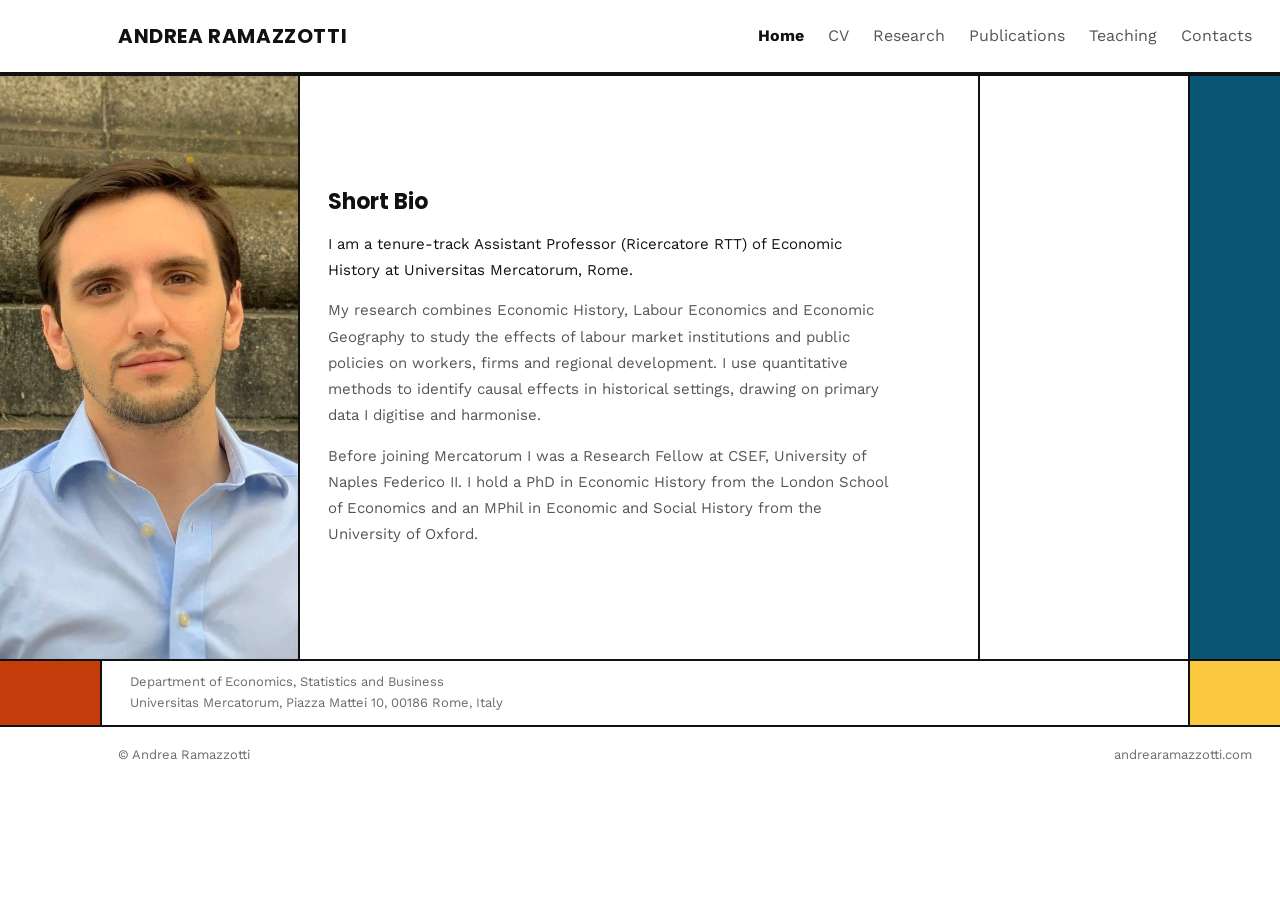
<file: index.html>
<!DOCTYPE html>
<html lang="en">
<head>
<meta charset="UTF-8">
<meta name="viewport" content="width=device-width, initial-scale=1">
<title>Andrea Ramazzotti</title>
<meta name="description" content="Andrea Ramazzotti, economic historian at Universitas Mercatorum, Rome.">
<link rel="stylesheet" href="style.css">
<link rel="icon" type="image/svg+xml" href="favicon.svg">
<link rel="icon" type="image/x-icon" href="favicon.ico">
<link rel="apple-touch-icon" href="apple-touch-icon.png">
</head>
<body>

<header class="site-header">
  <div class="wrap">
    <span class="name">Andrea Ramazzotti</span>
    <nav class="main-nav">
      <a href="index.html" class="current">Home</a>
      <a href="andrea_ramazzotti_cv_oct26.pdf">CV</a>
      <a href="research.html">Research</a>
      <a href="publications.html">Publications</a>
      <a href="teaching.html">Teaching</a>
      <a href="contacts.html">Contacts</a>
    </nav>
  </div>
</header>

<div class="hero-grid">
  <div class="hero-photo">
    <img src="images/portrait.jpg" alt="Andrea Ramazzotti">
  </div>
  <div class="hero-text">
    <h1>Short Bio</h1>
    <p>I am a tenure-track Assistant Professor (Ricercatore RTT) of Economic History at Universitas Mercatorum, Rome.</p>
    <p>My research combines Economic History, Labour Economics and Economic Geography to study the effects of labour market institutions and public policies on workers, firms and regional development. I use quantitative methods to identify causal effects in historical settings, drawing on primary data I digitise and harmonise. </p>
    <p>Before joining Mercatorum I was a Research Fellow at CSEF, University of Naples Federico II. I hold a PhD in Economic History from the London School of Economics and an MPhil in Economic and Social History from the University of Oxford.</p>
  </div>
  <div class="hero-field"></div>
  <div class="hero-accent"></div>
</div>

<div class="hero-strip">
  <div class="block-deep"></div>
  <div class="info">Department of Economics, Statistics and Business<br>Universitas Mercatorum, Piazza Mattei 10, 00186 Rome, Italy</div>
  <div class="block-sand"></div>
</div>

<footer class="site-footer flush">
  <div class="wrap">
    <span>&copy; Andrea Ramazzotti</span>
    <span>andrearamazzotti.com</span>
  </div>
</footer>

</body>
</html>
</file>
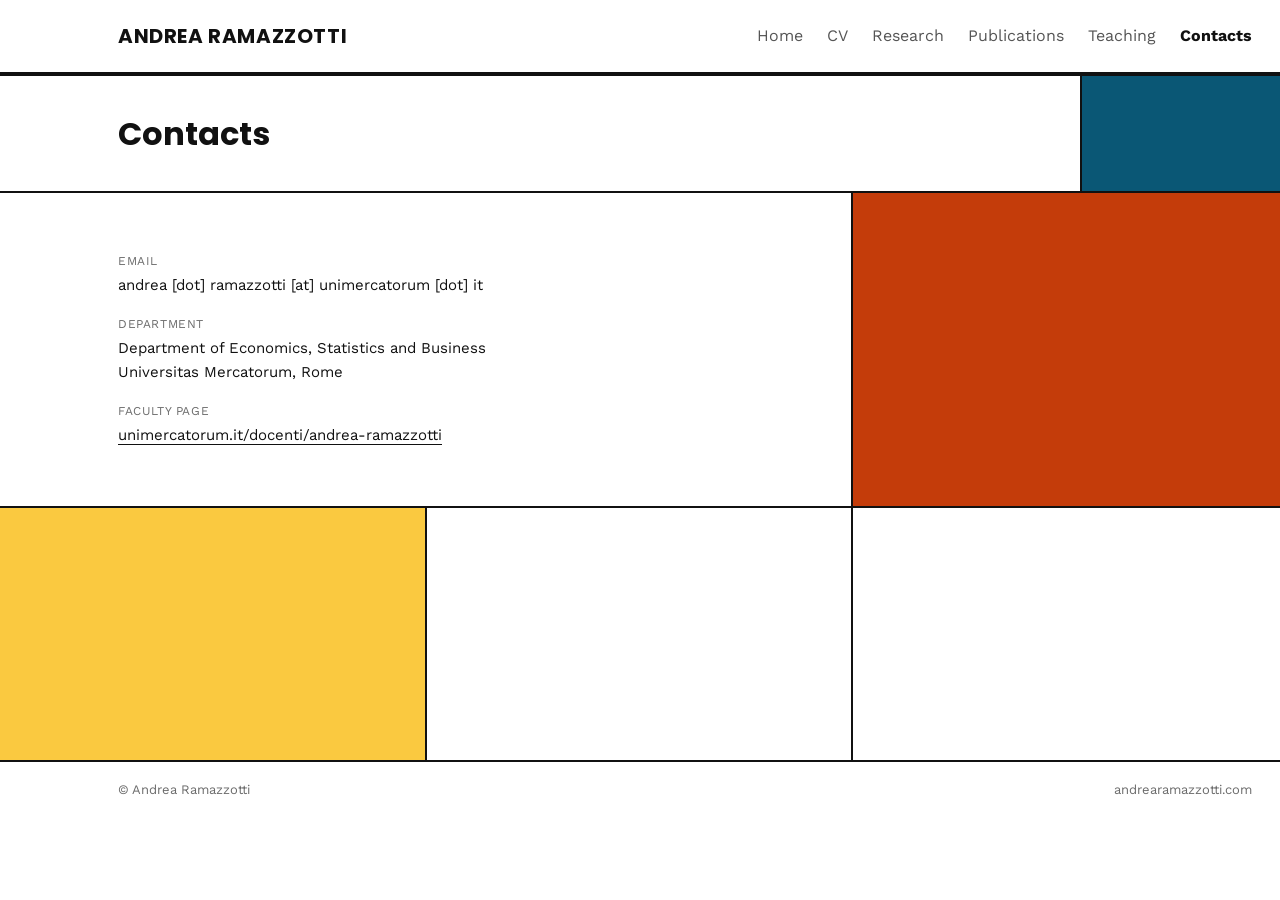
<file: contacts.html>
<!DOCTYPE html>
<html lang="en">
<head>
<meta charset="UTF-8">
<meta name="viewport" content="width=device-width, initial-scale=1">
<title>Contacts — Andrea Ramazzotti</title>
<link rel="stylesheet" href="style.css">
<link rel="icon" type="image/svg+xml" href="favicon.svg">
<link rel="icon" type="image/x-icon" href="favicon.ico">
<link rel="apple-touch-icon" href="apple-touch-icon.png">
</head>
<body>

<header class="site-header">
  <div class="wrap">
    <span class="name">Andrea Ramazzotti</span>
    <nav class="main-nav">
      <a href="index.html">Home</a>
      <a href="andrea_ramazzotti_cv_oct26.pdf">CV</a>
      <a href="research.html">Research</a>
      <a href="publications.html">Publications</a>
      <a href="teaching.html">Teaching</a>
      <a href="contacts.html" class="current">Contacts</a>
    </nav>
  </div>
</header>

<main class="contacts-page">

  <div class="contacts-header">
    <div class="contacts-title">
      <h1>Contacts</h1>
    </div>
    <div class="patch-deep"></div>
  </div>

  <div class="contacts-composition">
    <div class="contacts-info">
      <p class="label">Email</p>
      <p class="value">andrea [dot] ramazzotti [at] unimercatorum [dot] it</p>

      <p class="label">Department</p>
      <p class="value">Department of Economics, Statistics and Business<br>Universitas Mercatorum, Rome</p>

      <p class="label">Faculty page</p>
      <p class="value"><a class="text-link" href="https://www.unimercatorum.it/docenti/andrea-ramazzotti">unimercatorum.it/docenti/andrea-ramazzotti</a></p>
    </div>

    <div class="cell-rust"></div>
    <div class="cell-sand"></div>
    <div class="cell-deep"></div>
    <div class="cell-white"></div>
  </div>
</main>

<footer class="site-footer flush">
  <div class="wrap">
    <span>&copy; Andrea Ramazzotti</span>
    <span>andrearamazzotti.com</span>
  </div>
</footer>

</body>
</html>
</file>
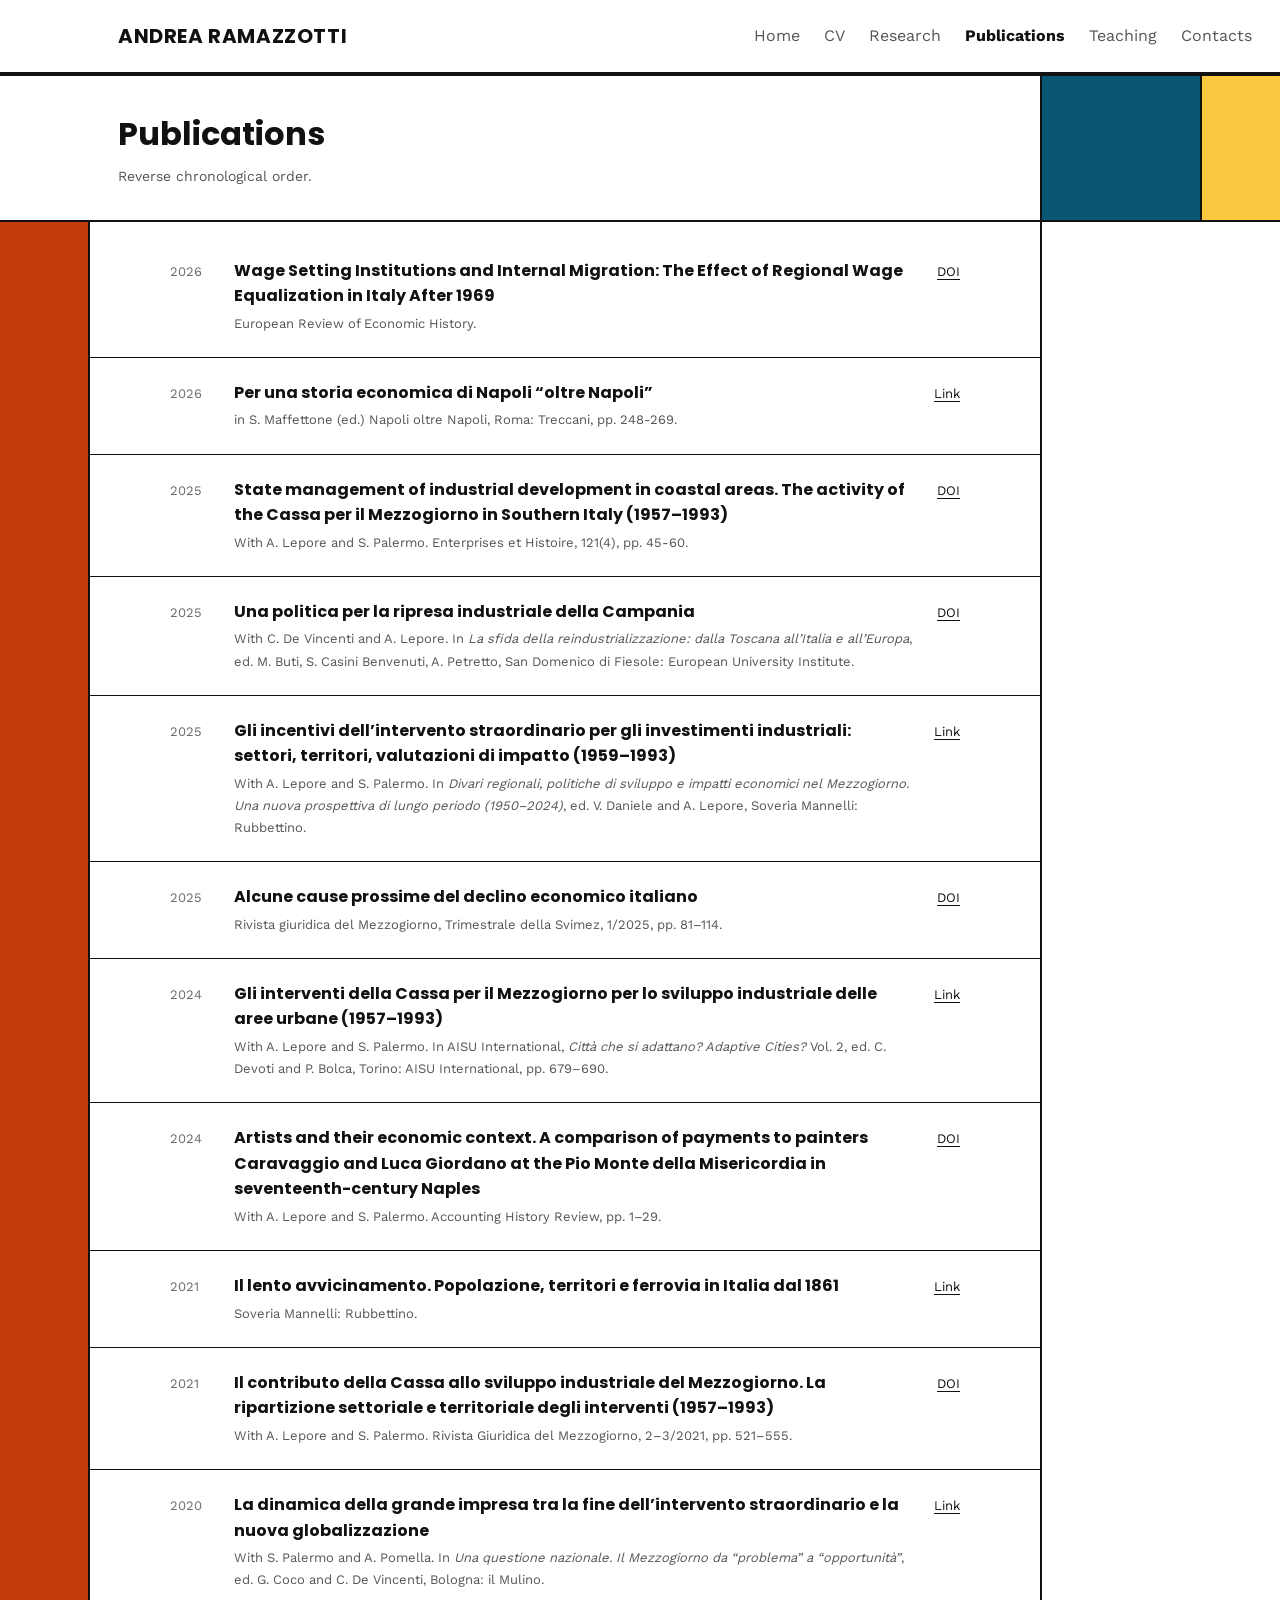
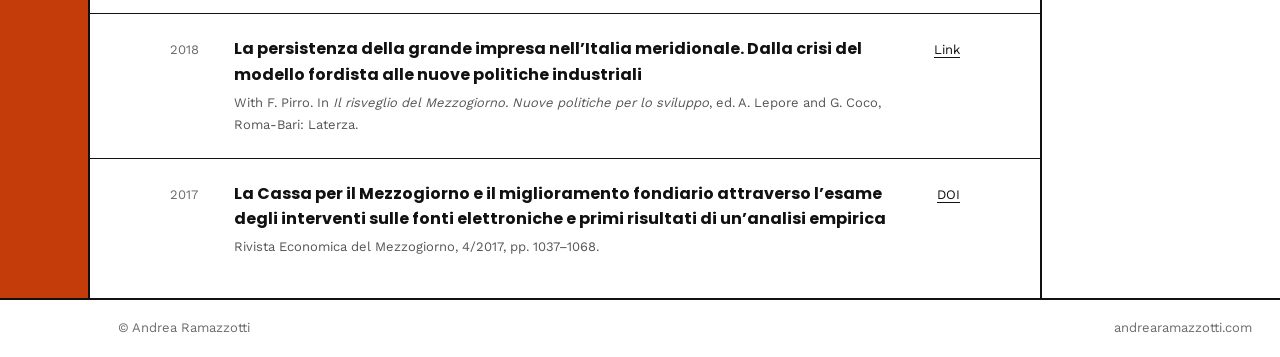
<file: publications.html>
<!DOCTYPE html>
<html lang="en">
<head>
<meta charset="UTF-8">
<meta name="viewport" content="width=device-width, initial-scale=1">
<title>Publications — Andrea Ramazzotti</title>
<link rel="stylesheet" href="style.css">
<link rel="icon" type="image/svg+xml" href="favicon.svg">
<link rel="icon" type="image/x-icon" href="favicon.ico">
<link rel="apple-touch-icon" href="apple-touch-icon.png">
</head>
<body>

<header class="site-header">
  <div class="wrap">
    <span class="name">Andrea Ramazzotti</span>
    <nav class="main-nav">
      <a href="index.html">Home</a>
      <a href="andrea_ramazzotti_cv_oct26.pdf">CV</a>
      <a href="research.html">Research</a>
      <a href="publications.html" class="current">Publications</a>
      <a href="teaching.html">Teaching</a>
      <a href="contacts.html">Contacts</a>
    </nav>
  </div>
</header>

<main class="pub-page">

  <div class="pub-header">
    <div class="pub-title">
      <h1>Publications</h1>
      <p class="lede">Reverse chronological order.</p>
    </div>
    <div class="patch-deep"></div>
    <div class="patch-sand"></div>
  </div>

  <div class="pub-body">
    <div class="pub-band"></div>
    <div class="pub-list">
    <div class="pub-item">
       <span class="year">2026</span>
      <div class="details">
        <p class="title">Wage Setting Institutions and Internal Migration: The Effect of Regional Wage Equalization in Italy After 1969</p>
        <p class="venue"> European Review of Economic History.</p>
      </div>
      <div class="links"><a class="text-link" href="https://doi.org/10.1093/ereh/heag025">DOI</a></div>
    </div>
     
    <div class="pub-item">
       <span class="year">2026</span>
      <div class="details">
        <p class="title">Per una storia economica di Napoli “oltre Napoli”</p>
        <p class="venue"> in S. Maffettone (ed.) Napoli oltre Napoli, Roma: Treccani, pp. 248-269.</p>
      </div>
      <div class="links"><a class="text-link" href="https://www.treccanilibri.it/catalogo/napoli-oltre-napoli-2/">Link</a></div>
    </div>
      
    <div class="pub-item">
       <span class="year">2025</span>
      <div class="details">
        <p class="title">State management of industrial development in coastal areas. The activity of the Cassa per il Mezzogiorno in Southern Italy (1957&ndash;1993)</p>
        <p class="venue">With A. Lepore and S. Palermo. Enterprises et Histoire, 121(4), pp. 45-60.</p>
      </div>
      <div class="links"><a class="text-link" href="https://shs.cairn.info/revue-entreprises-et-histoire-2025-4-page-45?lang=en&ref=doi">DOI</a></div>
    </div>

    <div class="pub-item">
      <span class="year">2025</span>
      <div class="details">
        <p class="title">Una politica per la ripresa industriale della Campania</p>
        <p class="venue">With C. De Vincenti and A. Lepore. In <em>La sfida della reindustrializzazione: dalla Toscana all’Italia e all’Europa</em>, ed. M. Buti, S. Casini Benvenuti, A. Petretto, San Domenico di Fiesole: European University Institute.</p>
      </div>
      <div class="links"><a class="text-link" href="https://hdl.handle.net/1814/94124">DOI</a></div>
    </div>

    <div class="pub-item">
      <span class="year">2025</span>
      <div class="details">
        <p class="title">Gli incentivi dell&rsquo;intervento straordinario per gli investimenti industriali: settori, territori, valutazioni di impatto (1959&ndash;1993)</p>
        <p class="venue">With A. Lepore and S. Palermo. In <em>Divari regionali, politiche di sviluppo e impatti economici nel Mezzogiorno. Una nuova prospettiva di lungo periodo (1950&ndash;2024)</em>, ed. V. Daniele and A. Lepore, Soveria Mannelli: Rubbettino.</p>
      </div>
      <div class="links"><a class="text-link" href="https://openaccess.rubbettino.it/index.php/rubbettino/catalog/book/13">Link</a></div>
    </div>

    <div class="pub-item">
      <span class="year">2025</span>
      <div class="details">
        <p class="title">Alcune cause prossime del declino economico italiano</p>
        <p class="venue">Rivista giuridica del Mezzogiorno, Trimestrale della Svimez, 1/2025, pp. 81&ndash;114.</p>
      </div>
      <div class="links"><a class="text-link" href="https://www.rivisteweb.it/doi/10.1444/116816">DOI</a></div>
    </div>

    <div class="pub-item">
      <span class="year">2024</span>
      <div class="details">
        <p class="title">Gli interventi della Cassa per il Mezzogiorno per lo sviluppo industriale delle aree urbane (1957&ndash;1993)</p>
        <p class="venue">With A. Lepore and S. Palermo. In AISU International, <em>Citt&agrave; che si adattano? Adaptive Cities?</em> Vol. 2, ed. C. Devoti and P. Bolca, Torino: AISU International, pp. 679&ndash;690.</p>
      </div>
      <div class="links"><a class="text-link" href="https://aisuinternational.org/citta-che-si-adattano-adaptive-cities/">Link</a></div>
    </div>

    <div class="pub-item">
      <span class="year">2024</span>
      <div class="details">
        <p class="title">Artists and their economic context. A comparison of payments to painters Caravaggio and Luca Giordano at the Pio Monte della Misericordia in seventeenth-century Naples</p>
        <p class="venue">With A. Lepore and S. Palermo. Accounting History Review, pp. 1&ndash;29.</p>
      </div>
      <div class="links"><a class="text-link" href="https://doi.org/10.1080/21552851.2024.2346713">DOI</a></div>
    </div>

    <div class="pub-item">
      <span class="year">2021</span>
      <div class="details">
        <p class="title">Il lento avvicinamento. Popolazione, territori e ferrovia in Italia dal 1861</p>
        <p class="venue">Soveria Mannelli: Rubbettino.</p>
      </div>
      <div class="links"><a class="text-link" href="https://www.store.rubbettinoeditore.it/catalogo/il-lento-avvicinamento/">Link</a></div>
    </div>

    <div class="pub-item">
      <span class="year">2021</span>
      <div class="details">
        <p class="title">Il contributo della Cassa allo sviluppo industriale del Mezzogiorno. La ripartizione settoriale e territoriale degli interventi (1957&ndash;1993)</p>
        <p class="venue">With A. Lepore and S. Palermo. Rivista Giuridica del Mezzogiorno, 2&ndash;3/2021, pp. 521&ndash;555.</p>
      </div>
      <div class="links"><a class="text-link" href="https://www.rivisteweb.it/doi/10.1444/100995">DOI</a></div>
    </div>

    <div class="pub-item">
      <span class="year">2020</span>
      <div class="details">
        <p class="title">La dinamica della grande impresa tra la fine dell&rsquo;intervento straordinario e la nuova globalizzazione</p>
        <p class="venue">With S. Palermo and A. Pomella. In <em>Una questione nazionale. Il Mezzogiorno da &ldquo;problema&rdquo; a &ldquo;opportunit&agrave;&rdquo;</em>, ed. G. Coco and C. De Vincenti, Bologna: il Mulino.</p>
      </div>
      <div class="links"><a class="text-link" href="https://www.mulino.it/isbn/9788815285768">Link</a></div>
    </div>

    <div class="pub-item">
      <span class="year">2018</span>
      <div class="details">
        <p class="title">La persistenza della grande impresa nell&rsquo;Italia meridionale. Dalla crisi del modello fordista alle nuove politiche industriali</p>
        <p class="venue">With F. Pirro. In <em>Il risveglio del Mezzogiorno. Nuove politiche per lo sviluppo</em>, ed. A. Lepore and G. Coco, Roma-Bari: Laterza.</p>
      </div>
      <div class="links"><a class="text-link" href="https://www.laterza.it/scheda-libro/?isbn=9788858132012">Link</a></div>
    </div>

    <div class="pub-item">
      <span class="year">2017</span>
      <div class="details">
        <p class="title">La Cassa per il Mezzogiorno e il miglioramento fondiario attraverso l&rsquo;esame degli interventi sulle fonti elettroniche e primi risultati di un&rsquo;analisi empirica</p>
        <p class="venue">Rivista Economica del Mezzogiorno, 4/2017, pp. 1037&ndash;1068.</p>
      </div>
      <div class="links"><a class="text-link" href="https://www.rivisteweb.it/doi/10.1432/90206">DOI</a></div>
    </div>

    </div>
    <div class="pub-rightframe"></div>
  </div>
</main>

<footer class="site-footer flush">
  <div class="wrap">
    <span>&copy; Andrea Ramazzotti</span>
    <span>andrearamazzotti.com</span>
  </div>
</footer>

</body>
</html>
</file>
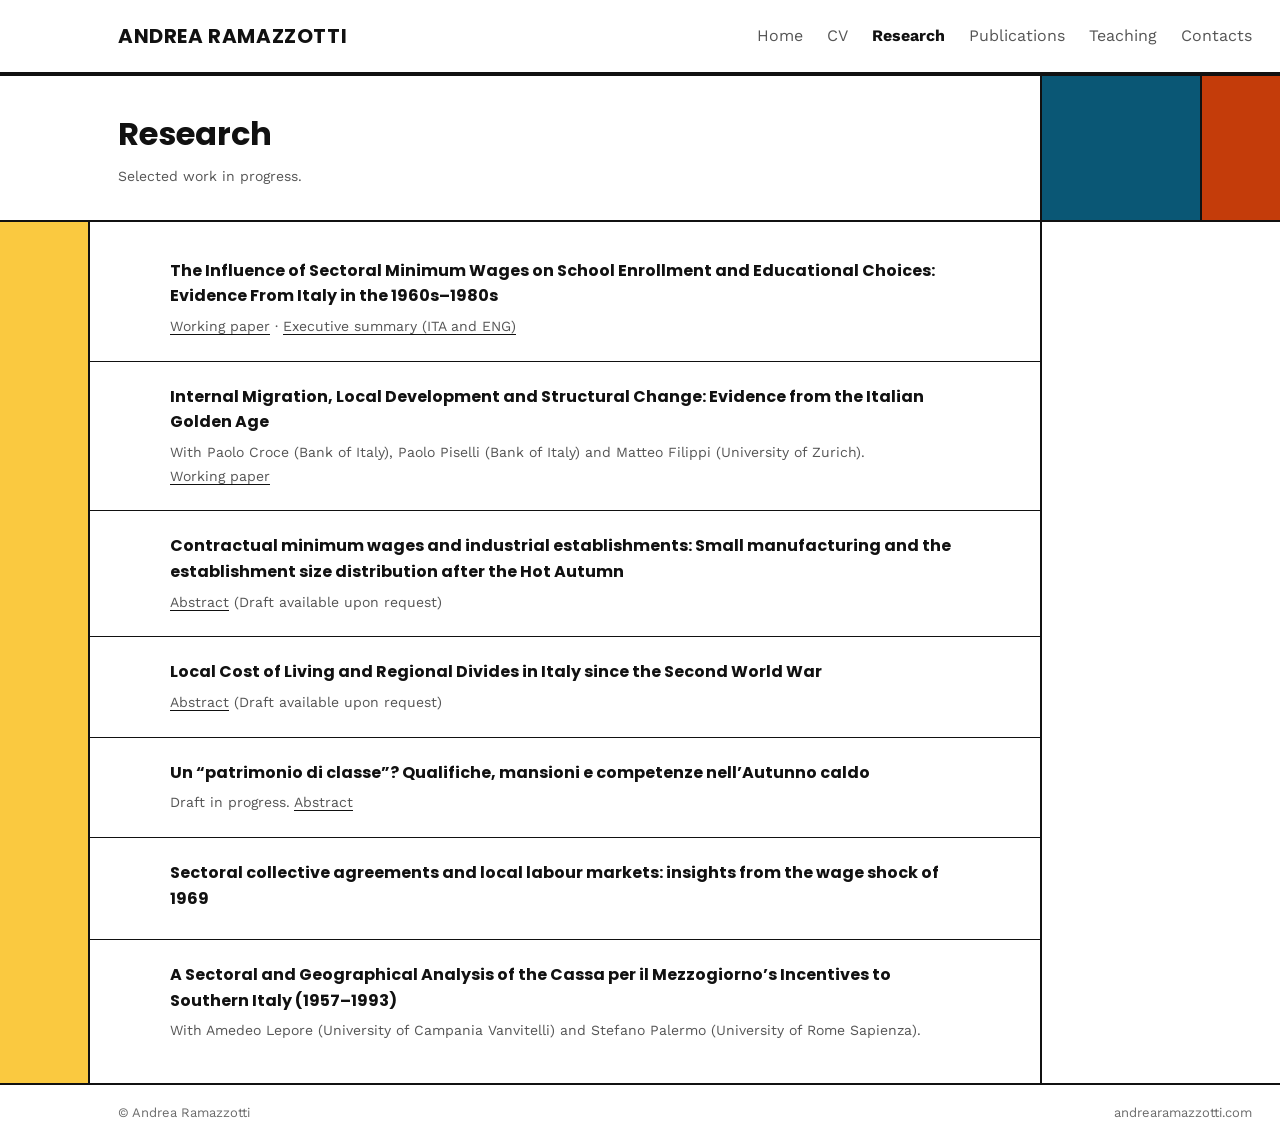
<file: research.html>
<!DOCTYPE html>
<html lang="en">
<head>
<meta charset="UTF-8">
<meta name="viewport" content="width=device-width, initial-scale=1">
<title>Research — Andrea Ramazzotti</title>
<link rel="stylesheet" href="style.css">
<link rel="icon" type="image/svg+xml" href="favicon.svg">
<link rel="icon" type="image/x-icon" href="favicon.ico">
<link rel="apple-touch-icon" href="apple-touch-icon.png">
</head>
<body>

<header class="site-header">
  <div class="wrap">
    <span class="name">Andrea Ramazzotti</span>
    <nav class="main-nav">
      <a href="index.html">Home</a>
      <a href="andrea_ramazzotti_cv_oct26.pdf">CV</a>
      <a href="research.html" class="current">Research</a>
      <a href="publications.html">Publications</a>
      <a href="teaching.html">Teaching</a>
      <a href="contacts.html">Contacts</a>
    </nav>
  </div>
</header>

<main class="research-page">

  <div class="research-header">
    <div class="research-title">
      <h1>Research</h1>
      <p class="lede">Selected work in progress.</p>
    </div>
    <div class="patch-sand"></div>
    <div class="patch-rust"></div>
  </div>

  <div class="research-body">
    <div class="research-band"></div>
    <div class="research-items">

    <div class="research-item">
      <h2>The Influence of Sectoral Minimum Wages on School Enrollment and Educational Choices: Evidence From Italy in the 1960s&ndash;1980s</h2>
      <p>
        <a class="text-link" href="https://ideas.repec.org/p/sef/csefwp/717.html">Working paper</a>
        &middot;
        <a class="text-link" href="https://csef.it/wp-content/uploads/Nota2.I-salari-contrattuali-influenzano-la-scolarita_-La-lezione-dellAutunno-caldo.pdf">Executive summary (ITA and ENG)</a>
      </p>
    </div>

    <div class="research-item">
      <h2>Internal Migration, Local Development and Structural Change: Evidence from the Italian Golden Age</h2>
      <p>
        With Paolo Croce (Bank of Italy), Paolo Piselli (Bank of Italy) and Matteo Filippi (University of Zurich).
        <br>
        <a class="text-link" href="https://www.csef.it/WP/wp751.pdf">Working paper</a>
      </p>
    </div>

    <div class="research-item">
      <h2>Contractual minimum wages and industrial establishments: Small manufacturing and the establishment size distribution after the Hot Autumn</h2>
      <p>
        <a class="text-link" href="https://andrearamazzotti.com/contractual-minimum-wages-and-industrial-establishments/">Abstract</a>
        (Draft available upon request)
      </p>
    </div>

    <div class="research-item">
      <h2>Local Cost of Living and Regional Divides in Italy since the Second World War</h2>
      <p>
        <a class="text-link" href="https://andrearamazzotti.com/local-cost-of-living-in-italy-between-the-1950s-and-the-1980s-historical-sources-and-experimental-estimates/">Abstract</a>
        (Draft available upon request)
      </p>
    </div>

    <div class="research-item">
      <h2>Un &ldquo;patrimonio di classe&rdquo;? Qualifiche, mansioni e competenze nell&rsquo;Autunno caldo</h2>
      <p>
        Draft in progress.
        <a class="text-link" href="https://andrearamazzotti.com/un-patrimonio-di-classe/">Abstract</a>
      </p>
    </div>

    <div class="research-item">
      <h2>Sectoral collective agreements and local labour markets: insights from the wage shock of 1969</h2>
    </div>

    <div class="research-item">
      <h2>A Sectoral and Geographical Analysis of the Cassa per il Mezzogiorno&rsquo;s Incentives to Southern Italy (1957&ndash;1993)</h2>
      <p>
        With Amedeo Lepore (University of Campania Vanvitelli) and Stefano Palermo (University of Rome Sapienza).
      </p>
    </div>

    </div>
    <div class="research-rightframe"></div>
  </div>
</main>

<footer class="site-footer flush">
  <div class="wrap">
    <span>&copy; Andrea Ramazzotti</span>
    <span>andrearamazzotti.com</span>
  </div>
</footer>

</body>
</html>
</file>
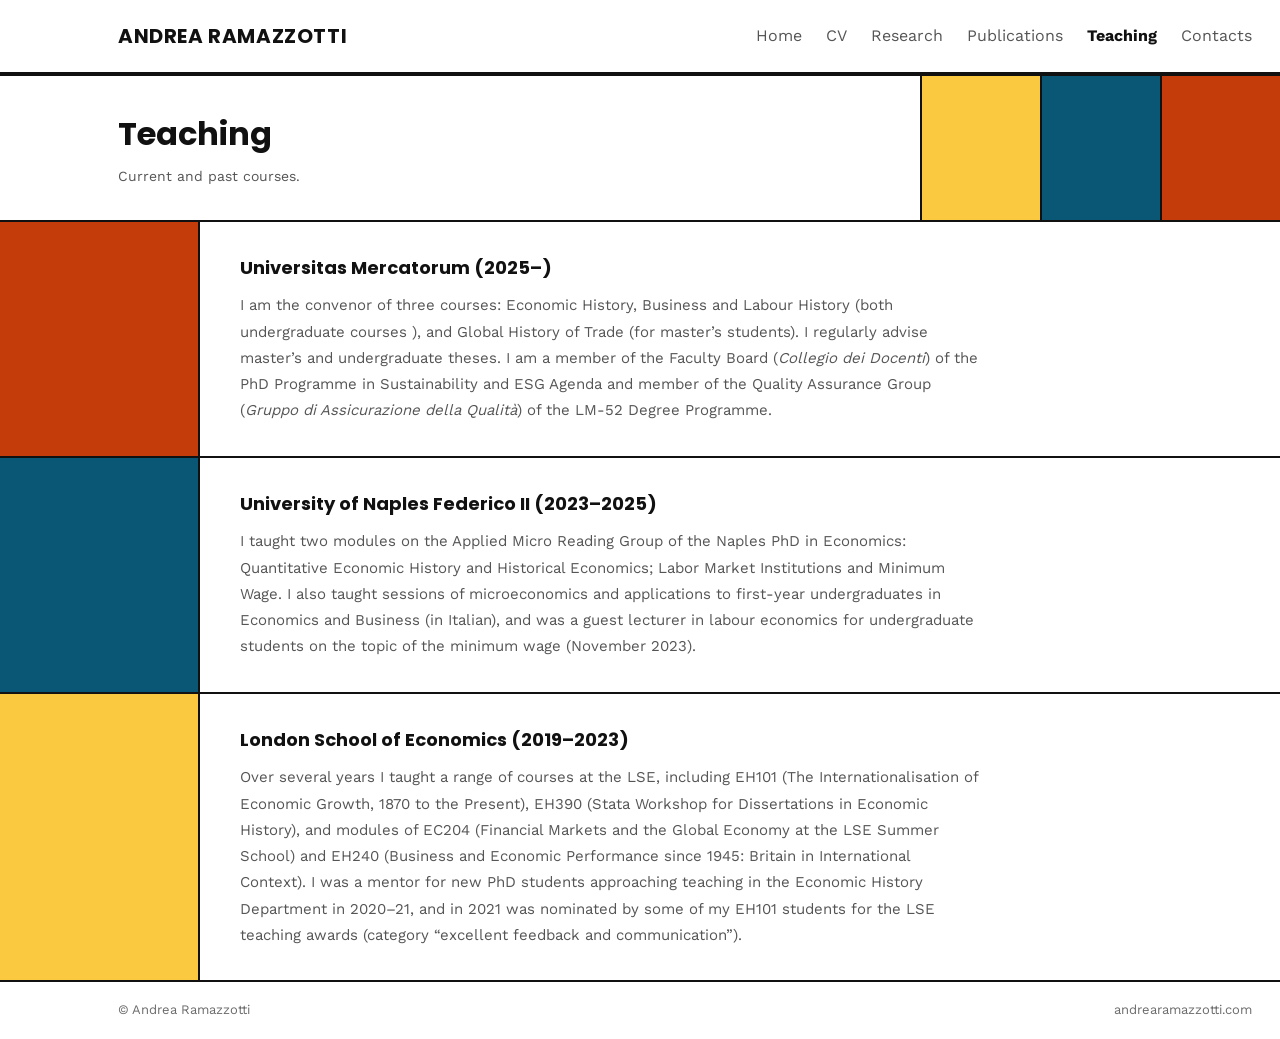
<file: teaching.html>
<!DOCTYPE html>
<html lang="en">
<head>
<meta charset="UTF-8">
<meta name="viewport" content="width=device-width, initial-scale=1">
<title>Teaching — Andrea Ramazzotti</title>
<link rel="stylesheet" href="style.css">
<link rel="icon" type="image/svg+xml" href="favicon.svg">
<link rel="icon" type="image/x-icon" href="favicon.ico">
<link rel="apple-touch-icon" href="apple-touch-icon.png">
</head>
<body>

<header class="site-header">
  <div class="wrap">
    <span class="name">Andrea Ramazzotti</span>
    <nav class="main-nav">
      <a href="index.html">Home</a>
      <a href="andrea_ramazzotti_cv_oct26.pdf">CV</a>
      <a href="research.html">Research</a>
      <a href="publications.html">Publications</a>
      <a href="teaching.html" class="current">Teaching</a>
      <a href="contacts.html">Contacts</a>
    </nav>
  </div>
</header>

<main class="teaching-page">

  <div class="teaching-header">
    <div class="teaching-title">
      <h1>Teaching</h1>
      <p class="lede">Current and past courses.</p>
    </div>
    <div class="patch-sand"></div>
    <div class="patch-deep"></div>
    <div class="patch-rust"></div>
  </div>

  <div class="teaching-row">
    <div class="teaching-block-color color-rust"></div>
    <div class="teaching-content">
      <h2>Universitas Mercatorum (2025&ndash;)</h2>
      <p>
        I am the convenor of three courses: Economic History, Business and Labour History (both undergraduate courses ), and Global History of Trade (for master&rsquo;s students). <!--Among these teaching duties, I have produced over two hundred pages of original lecture notes across courses.--> I regularly advise master&rsquo;s and undergraduate theses. 
        I am a member of the Faculty Board (<i>Collegio dei Docenti</i>) of the PhD Programme in Sustainability and ESG Agenda and member of the Quality Assurance Group (<i>Gruppo di Assicurazione della Qualità</i>) of the LM-52 Degree Programme.
      </p>
    </div>
  </div>

  <div class="teaching-row">
    <div class="teaching-block-color color-deep"></div>
    <div class="teaching-content">
      <h2>University of Naples Federico II (2023&ndash;2025)</h2>
      <p>
        I taught two modules on the Applied Micro Reading Group of the Naples PhD in Economics:
        Quantitative Economic History and Historical Economics; Labor Market Institutions and Minimum Wage.
        I also taught sessions of microeconomics and applications to first-year undergraduates in Economics and
        Business (in Italian), and was a guest lecturer in labour economics for undergraduate students on the topic of the minimum wage (November 2023).
      </p>
    </div>
  </div>

  <div class="teaching-row">
    <div class="teaching-block-color color-sand"></div>
    <div class="teaching-content">
      <h2>London School of Economics (2019&ndash;2023)</h2>
      <p>
        Over several years I taught a range of courses at the LSE, including EH101 (The Internationalisation of
        Economic Growth, 1870 to the Present), EH390 (Stata Workshop for Dissertations in Economic History), and modules of
        EC204 (Financial Markets and the Global Economy at the LSE Summer School) and EH240 (Business and Economic
        Performance since 1945: Britain in International Context). I was a mentor for new PhD students approaching teaching in the Economic History
        Department in 2020&ndash;21, and in 2021 was nominated by some of my EH101 students for the LSE teaching awards
        (category &ldquo;excellent feedback and communication&rdquo;).
      </p>
    </div>
  </div>

</main>

<footer class="site-footer flush">
  <div class="wrap">
    <span>&copy; Andrea Ramazzotti</span>
    <span>andrearamazzotti.com</span>
  </div>
</footer>

</body>
</html>
</file>
<file: style.css>
/* Andrea Ramazzotti — personal site
   Design system: flat geometric blocks, thick black rules, ink & rust palette
   No gradients, no shadows, no texture. Static, no animation. */

@font-face {
  font-family: 'Poppins';
  font-weight: 500;
  src: url('fonts/Poppins-Medium.ttf') format('truetype');
  font-display: swap;
}
@font-face {
  font-family: 'Poppins';
  font-weight: 600;
  src: url('fonts/Poppins-SemiBold.ttf') format('truetype');
  font-display: swap;
}
@font-face {
  font-family: 'Poppins';
  font-weight: 700;
  src: url('fonts/Poppins-Bold.ttf') format('truetype');
  font-display: swap;
}
@font-face {
  font-family: 'Work Sans';
  font-weight: 100 900;
  src: url('fonts/WorkSans-VariableFont_wght.ttf') format('truetype-variations');
  font-display: swap;
}
   
:root {
  --ink: #111111;
  --paper: #ffffff;
  --deep: #0a5775;   /* ink blue */
  --rust: #c43c0a;   /* rust accent */
  --sand: #fac940;   /* warm neutral */
  --text-secondary: #555555;
  --text-muted: #6b6b6b;
  --rule: 2px;
  --rule-heavy: 4px;
  --divider: 1px;
  --max-width: 900px;
  --font-heading: 'Poppins', sans-serif;
  --font-body: 'Work Sans', -apple-system, "Helvetica Neue", Helvetica, Arial, sans-serif;
}

* { box-sizing: border-box; }

html, body {
  margin: 0;
  padding: 0;
  background: var(--paper);
  color: var(--ink);
  font-family: var(--font-body);
  font-size: 16px;
  line-height: 1.6;
}

a {
  color: inherit;
  text-decoration: none;
}

h1, h2, h3, .site-header .name, .pub-item .title {
  font-family: var(--font-heading);
}

a.text-link {
  border-bottom: 1px solid var(--ink);
}
a.text-link:hover {
  border-bottom-color: var(--rust);
  color: var(--rust);
}

.wrap {
  max-width: var(--max-width);
  margin: 0 auto;
}

/* ---- Header / nav ---- */
header.site-header {
  border-bottom: var(--rule-heavy) solid var(--ink);
}
.site-header .wrap {
  display: flex;
  justify-content: space-between;
  align-items: center;
  padding: 20px 28px 20px 118px;
  max-width: none;
}
.site-header .name {
  font-size: 20px;
  font-weight: 700;
  letter-spacing: 0.03em;
  text-transform: uppercase;
}
nav.main-nav {
  display: flex;
  gap: 24px;
  font-size: 16px;
  color: var(--text-secondary);
}
nav.main-nav a:hover {
  color: var(--rust);
}
nav.main-nav a.current {
  color: var(--ink);
  font-weight: 700;
}

/* mobile nav */
@media (max-width: 640px) {
  .site-header .wrap {
    flex-direction: column;
    align-items: flex-start;
    gap: 12px;
    padding: 18px 20px;
  }
  nav.main-nav {
    gap: 16px;
    flex-wrap: wrap;
  }
}

/* ---- Footer ---- */
footer.site-footer {
  border-top: var(--rule) solid var(--ink);
  margin-top: 60px;
}
footer.site-footer.flush {
  margin-top: 0;
}
footer.site-footer .wrap {
  padding: 18px 28px 18px 118px;
  max-width: none;
  font-size: 13px;
  color: var(--text-muted);
  display: flex;
  justify-content: space-between;
}
@media (max-width: 640px) {
  footer.site-footer .wrap {
    flex-direction: column;
    gap: 6px;
    padding: 18px 20px;
  }
}

/* ---- Generic content page ---- */
main.page {
  padding: 48px 24px 24px;
}
main.page h1 {
  font-size: 24px;
  font-weight: 700;
  margin: 0 0 8px;
}
main.page .lede {
  font-size: 14px;
  color: var(--text-secondary);
  margin: 0 0 40px;
  max-width: 560px;
}

/* ---- Home hero grid ---- */
.hero-grid {
  display: grid;
  grid-template-columns: 300px 1fr 90px;
  border-bottom: var(--rule) solid var(--ink);
  min-height: 65vh;
}
.hero-photo {
  background: var(--sand);
  border-right: var(--rule) solid var(--ink);
  overflow: hidden;
  position: relative;
}
.hero-photo img {
  position: absolute;
  top: 0;
  left: 0;
  width: 100%;
  height: 100%;
  object-fit: cover;
  object-position: center bottom;
  display: block;
}
.hero-text {
  border-right: var(--rule) solid var(--ink);
  padding: 32px 28px;
  display: flex;
  flex-direction: column;
  justify-content: center;
}
.hero-text h1 {
  font-size: 22px;
  font-weight: 700;
  margin: 0 0 14px;
  line-height: 1.35;
}
.hero-text p {
  font-size: 15px;
  color: var(--text-secondary);
  margin: 0 0 14px;
  max-width: 560px;
  line-height: 1.75;
}
.hero-text p:last-child {
  margin-bottom: 0;
}
.hero-text p:first-of-type {
  color: var(--ink);
}
.hero-accent {
  background: var(--deep);
}
@media (max-width: 640px) {
  .hero-grid {
    grid-template-columns: 1fr;
  }
.hero-photo {
  border-right: none;
  border-bottom: var(--rule) solid var(--ink);
  position: relative;
  height: 340px;
}
.hero-photo img {
  position: absolute;
  top: 0;
  left: 0;
  width: 100%;
  height: 100%;
  object-fit: cover;
  object-position: center 27%;
}
  .hero-text {
    border-right: none;
    border-bottom: var(--rule) solid var(--ink);
    padding: 24px 20px;
  }
  .hero-accent {
    min-height: 24px;
  }
}

.hero-field { display: none; }

@media (min-width: 1200px) {
  .hero-grid {
    grid-template-columns: 300px minmax(0, 680px) 1fr 90px;
  }
  .hero-field {
    display: block;
    border-right: var(--rule) solid var(--ink);
  }
}

.hero-strip {
  display: grid;
  grid-template-columns: 100px 1fr 90px;
}
.hero-strip .block-deep {
  background: var(--rust);
}
.hero-strip .info {
  border-right: var(--rule) solid var(--ink);
  border-left: var(--rule) solid var(--ink);
  display: flex;
  align-items: center;
  padding: 0 28px;
  font-size: 13px;
  color: var(--text-muted);
  min-height: 64px;
}
.hero-strip .block-sand {
  background: var(--sand);
}
@media (max-width: 640px) {
  .hero-strip {
    grid-template-columns: 1fr;
  }
  .hero-strip .block-deep,
  .hero-strip .block-sand {
    min-height: 20px;
  }
  .hero-strip .info {
    border-left: none;
    border-right: none;
    border-top: var(--rule) solid var(--ink);
    border-bottom: var(--rule) solid var(--ink);
    padding: 14px 20px;
  }
}

/* ---- Research page: full-width composition ---- */
.research-page {
  padding: 0;
}
.research-header {
  display: grid;
  grid-template-columns: 1fr 160px 80px;
  border-bottom: var(--rule) solid var(--ink);
  align-items: stretch;
}
.research-title {
  padding: 32px 28px 32px 118px;
}
.research-title h1 {
  font-size: 32px;
  font-weight: 700;
  margin: 0 0 6px;
}
.research-title .lede {
  font-size: 14px;
  color: var(--text-secondary);
  margin: 0;
}
.research-header .patch-sand {
  background: var(--deep);
  border-left: var(--rule) solid var(--ink);
}
.research-header .patch-rust {
  background: var(--rust);
  border-left: var(--rule) solid var(--ink);
}
.research-body {
  display: grid;
  grid-template-columns: 90px 1fr 240px;
}
.research-rightframe {
  border-left: var(--rule) solid var(--ink);
}
.research-band {
  background: var(--sand);
  border-right: var(--rule) solid var(--ink);
}
.research-items {
  padding: 36px 40px 40px;
}
.research-item {
  padding: 22px 80px;
  margin: 0 -40px;
  border-bottom: var(--divider) solid var(--ink);
}
.research-item:first-child {
  padding-top: 0;
}
.research-item:last-child {
  border-bottom: none;
  padding-bottom: 0;
}
.research-item h2 {
  font-size: 16px;
  font-weight: 700;
  margin: 0 0 6px;
  max-width: 900px;
}
.research-item p {
  font-size: 14px;
  color: var(--text-secondary);
  margin: 0;
  line-height: 1.7;
}
@media (max-width: 640px) {
  .research-header {
    grid-template-columns: 1fr 70px 40px;
  }
  .research-title {
    padding: 24px 20px;
  }
  .research-title h1 {
    font-size: 26px;
  }
  .research-body {
    grid-template-columns: 6px 1fr;
  }
  .research-rightframe { display: none; }
  .research-items {
    padding: 28px 0 28px 18px;
  }
 .research-item {
  padding: 20px 0 20px 20px;
  margin: 0 0 0 -20px;
}
}


/* ---- Publications page: matches research composition, rust band ---- */
.pub-page {
  padding: 0;
}
.pub-header {
  display: grid;
  grid-template-columns: 1fr 160px 80px;
  border-bottom: var(--rule) solid var(--ink);
  align-items: stretch;
}
.pub-title {
  padding: 32px 28px 32px 118px;
}
.pub-title h1 {
  font-size: 32px;
  font-weight: 700;
  margin: 0 0 6px;
}
.pub-title .lede {
  font-size: 14px;
  color: var(--text-secondary);
  margin: 0;
}
.pub-header .patch-deep {
  background: var(--deep);
  border-left: var(--rule) solid var(--ink);
}
.pub-header .patch-sand {
  background: var(--sand);
  border-left: var(--rule) solid var(--ink);
}
.pub-body {
  display: grid;
  grid-template-columns: 90px 1fr 240px;
}
.pub-rightframe {
  border-left: var(--rule) solid var(--ink);
}
.pub-band {
  background: var(--rust);
  border-right: var(--rule) solid var(--ink);
}
.pub-list {
  padding: 36px 40px 40px;
}
.pub-item {
  display: flex;
  gap: 20px;
  padding: 22px 80px;
  margin: 0 -40px;
  border-bottom: var(--divider) solid var(--ink);
  align-items: baseline;
}
.pub-item:first-child {
  padding-top: 0;
}
.pub-item:last-child {
  border-bottom: none;
  padding-bottom: 0;
}
.pub-item .year {
  font-size: 13px;
  color: var(--text-muted);
  width: 44px;
  flex-shrink: 0;
}
.pub-item .details {
  flex: 1;
  max-width: 900px;
}
.pub-item .title {
  font-size: 16px;
  font-weight: 700;
  margin: 0 0 4px;
}
.pub-item .venue {
  font-size: 13px;
  color: var(--text-secondary);
  margin: 0;
  line-height: 1.7;
}
.pub-item .links {
  font-size: 13px;
  white-space: nowrap;
}
@media (max-width: 640px) {
  .pub-header {
    grid-template-columns: 1fr 70px 40px;
  }
  .pub-title {
    padding: 24px 20px;
  }
  .pub-title h1 {
    font-size: 26px;
  }
  .pub-body {
    grid-template-columns: 6px 1fr;
  }
  .pub-rightframe { display: none; }
  .pub-list {
    padding: 28px 20px;
  }
.pub-item {
  padding: 20px 20px;
  margin: 0 -20px;
  gap: 10px;
}
.pub-item .year {
  width: 32px;
  font-size: 12px;
}
.pub-item .links {
  font-size: 14px;
  padding: 4px 0;
}
}

/* ---- Teaching page: bolder color-block composition ---- */
.teaching-page {
  padding: 0;
}
.teaching-header {
  display: grid;
  grid-template-columns: 1fr 120px 120px 120px;
  border-bottom: var(--rule) solid var(--ink);
  align-items: stretch;
}
.teaching-title {
  padding: 32px 28px 32px 118px;
}
.teaching-title h1 {
  font-size: 32px;
  font-weight: 700;
  margin: 0 0 6px;
}
.teaching-title .lede {
  font-size: 14px;
  color: var(--text-secondary);
  margin: 0;
}
.teaching-header .patch-sand { background: var(--sand); border-left: var(--rule) solid var(--ink); }
.teaching-header .patch-deep { background: var(--deep); border-left: var(--rule) solid var(--ink); }
.teaching-header .patch-rust { background: var(--rust); border-left: var(--rule) solid var(--ink); }

.teaching-row {
  display: grid;
  grid-template-columns: 200px 1fr;
  border-bottom: var(--rule) solid var(--ink);
  min-height: 180px;
}
.teaching-row:last-of-type {
  border-bottom: none;
}
.teaching-block-color {
  border-right: var(--rule) solid var(--ink);
}
.teaching-block-color.color-sand { background: var(--sand); }
.teaching-block-color.color-deep { background: var(--deep); }
.teaching-block-color.color-rust { background: var(--rust); }
.teaching-content {
  padding: 32px 40px;
  display: flex;
  flex-direction: column;
  justify-content: center;
  max-width: 820px;
}
.teaching-content h2 {
  font-size: 18px;
  font-weight: 700;
  margin: 0 0 10px;
}
.teaching-content p {
  font-size: 15px;
  color: var(--text-secondary);
  margin: 0;
  line-height: 1.75;
}
@media (max-width: 640px) {
  .teaching-header {
    grid-template-columns: 1fr 50px 50px 50px;
  }
  .teaching-title {
    padding: 24px 20px;
  }
  .teaching-title h1 {
    font-size: 26px;
  }
  .teaching-row {
    grid-template-columns: 1fr;
    min-height: 0;
  }
  .teaching-block-color {
    border-right: none;
    border-bottom: var(--rule) solid var(--ink);
    min-height: 40px;
  }
  .teaching-content {
    padding: 24px 20px;
  }
}

/* ---- Contacts page: bold Mondrian color composition ---- */
.contacts-page {
  padding: 0;
}
.contacts-header {
  display: grid;
  grid-template-columns: 1fr 200px;
  border-bottom: var(--rule) solid var(--ink);
  align-items: stretch;
}
.contacts-title {
  padding: 32px 28px 32px 118px;
}
.contacts-title h1 {
  font-size: 32px;
  font-weight: 700;
  margin: 0;
}
.contacts-header .patch-deep {
  background: var(--deep);
  border-left: var(--rule) solid var(--ink);
}
.contacts-composition {
  display: grid;
  grid-template-columns: 1fr 1fr 1fr;
  grid-template-rows: minmax(200px, 35vh) minmax(160px, 28vh);
}
.contacts-info {
  grid-column: 1 / 3;
  grid-row: 1 / 2;
  padding: 36px 40px 36px 118px;
  border-right: var(--rule) solid var(--ink);
  border-bottom: var(--rule) solid var(--ink);
  display: flex;
  flex-direction: column;
  justify-content: center;
}
.contacts-info .label {
  font-size: 12px;
  text-transform: uppercase;
  letter-spacing: 0.05em;
  color: var(--text-muted);
  margin: 0 0 2px;
}
.contacts-info .value {
  font-size: 15px;
  margin: 0 0 18px;
}
.contacts-info .value:last-child {
  margin-bottom: 0;
}
.cell-rust  { background: var(--rust); grid-column: 3 / 4; grid-row: 1 / 2; border-bottom: var(--rule) solid var(--ink); }
.cell-sand  { background: var(--sand); grid-column: 1 / 2; grid-row: 2 / 3; border-right: var(--rule) solid var(--ink); }
.cell-deep  { grid-column: 2 / 3; grid-row: 2 / 3; border-right: var(--rule) solid var(--ink); }
.cell-white { grid-column: 3 / 4; grid-row: 2 / 3; }

@media (max-width: 640px) {
  .contacts-header {
    grid-template-columns: 1fr 90px;
  }
  .contacts-title {
    padding: 24px 20px;
  }
  .contacts-title h1 {
    font-size: 26px;
  }
  .contacts-composition {
    display: block;
  }
  .contacts-info {
    border-right: none;
    border-bottom: var(--rule) solid var(--ink);
    padding: 28px 20px;
  }
  .cell-rust,
  .cell-sand,
  .cell-deep {
    display: block;
    grid-column: auto;
    grid-row: auto;
    border-right: none;
    height: 56px;
    border-bottom: var(--rule) solid var(--ink);
  }
  .cell-white { display: none; }
}

/* ---- CV button ---- */
.cv-link {
  display: inline-block;
  border: var(--rule) solid var(--ink);
  padding: 8px 16px;
  font-size: 13px;
  font-weight: 700;
  margin-top: 4px;
}
.cv-link:hover {
  background: var(--ink);
  color: var(--paper);
}
</file>
